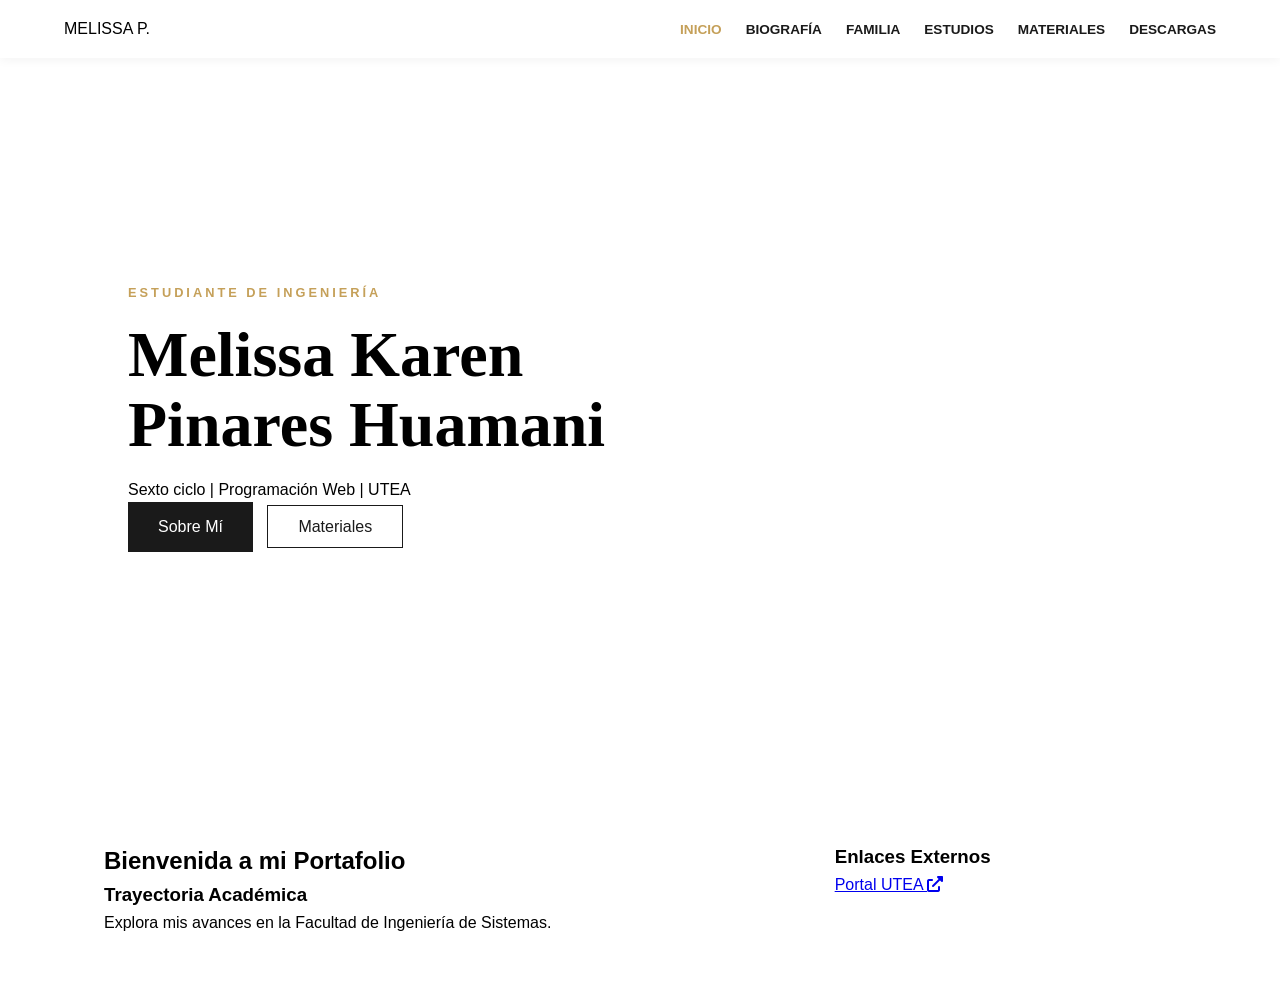
<file: index.html>
<!DOCTYPE html>
<html lang="es">
<head>
    <meta charset="UTF-8">
    <meta name="viewport" content="width=device-width, initial-scale=1.0">
    <title>Portafolio - Melissa Pinares</title>
    <link rel="stylesheet" href="css/style.css">
    <link rel="stylesheet" href="https://cdnjs.cloudflare.com/ajax/libs/font-awesome/6.0.0/css/all.min.css">
</head>
<body>

    <nav class="navbar">
        <div class="nav-container">
            <div class="logo">MELISSA P.</div>
            <ul class="nav-links">
                <li><a href="index.html" class="active">Inicio</a></li>
                <li><a href="biografia.html">Biografía</a></li>
                <li><a href="familia.html">Familia</a></li>
                <li><a href="estudios.html">Estudios</a></li>
                <li><a href="materiales.html">Materiales</a></li>
                <li><a href="descargas.html">Descargas</a></li>
            </ul>
        </div>
    </nav>

    <header class="hero">
        <div class="hero-content">
            <span class="subtitle">ESTUDIANTE DE INGENIERÍA</span>
            <h1>Melissa Karen <br> Pinares Huamani</h1>
            <p>Sexto ciclo | Programación Web | UTEA</p>
            <div class="hero-btns">
                <a href="biografia.html" class="btn-primary">Sobre Mí</a>
                <a href="materiales.html" class="btn-outline">Materiales</a>
            </div>
        </div>
        <div class="img/imagen5.jpg">
            </div>
    </header>

    <main class="container">
        <section class="main-grid">
            <div class="info-side">
                <h2>Bienvenida a mi Portafolio</h2>
                <div class="card-modern">
                    <h3>Trayectoria Académica</h3>
                    <p>Explora mis avances en la Facultad de Ingeniería de Sistemas.</p>
                </div>
            </div>
            
            <aside class="sidebar">
                <div class="external-box">
                    <h3>Enlaces Externos</h3>
                    <a href="https://www.utea.edu.pe" target="_blank">Portal UTEA <i class="fas fa-external-link-alt"></i></a>
                </div>
            </aside>
        </section>
    </main>

</body>
</html>
</file>
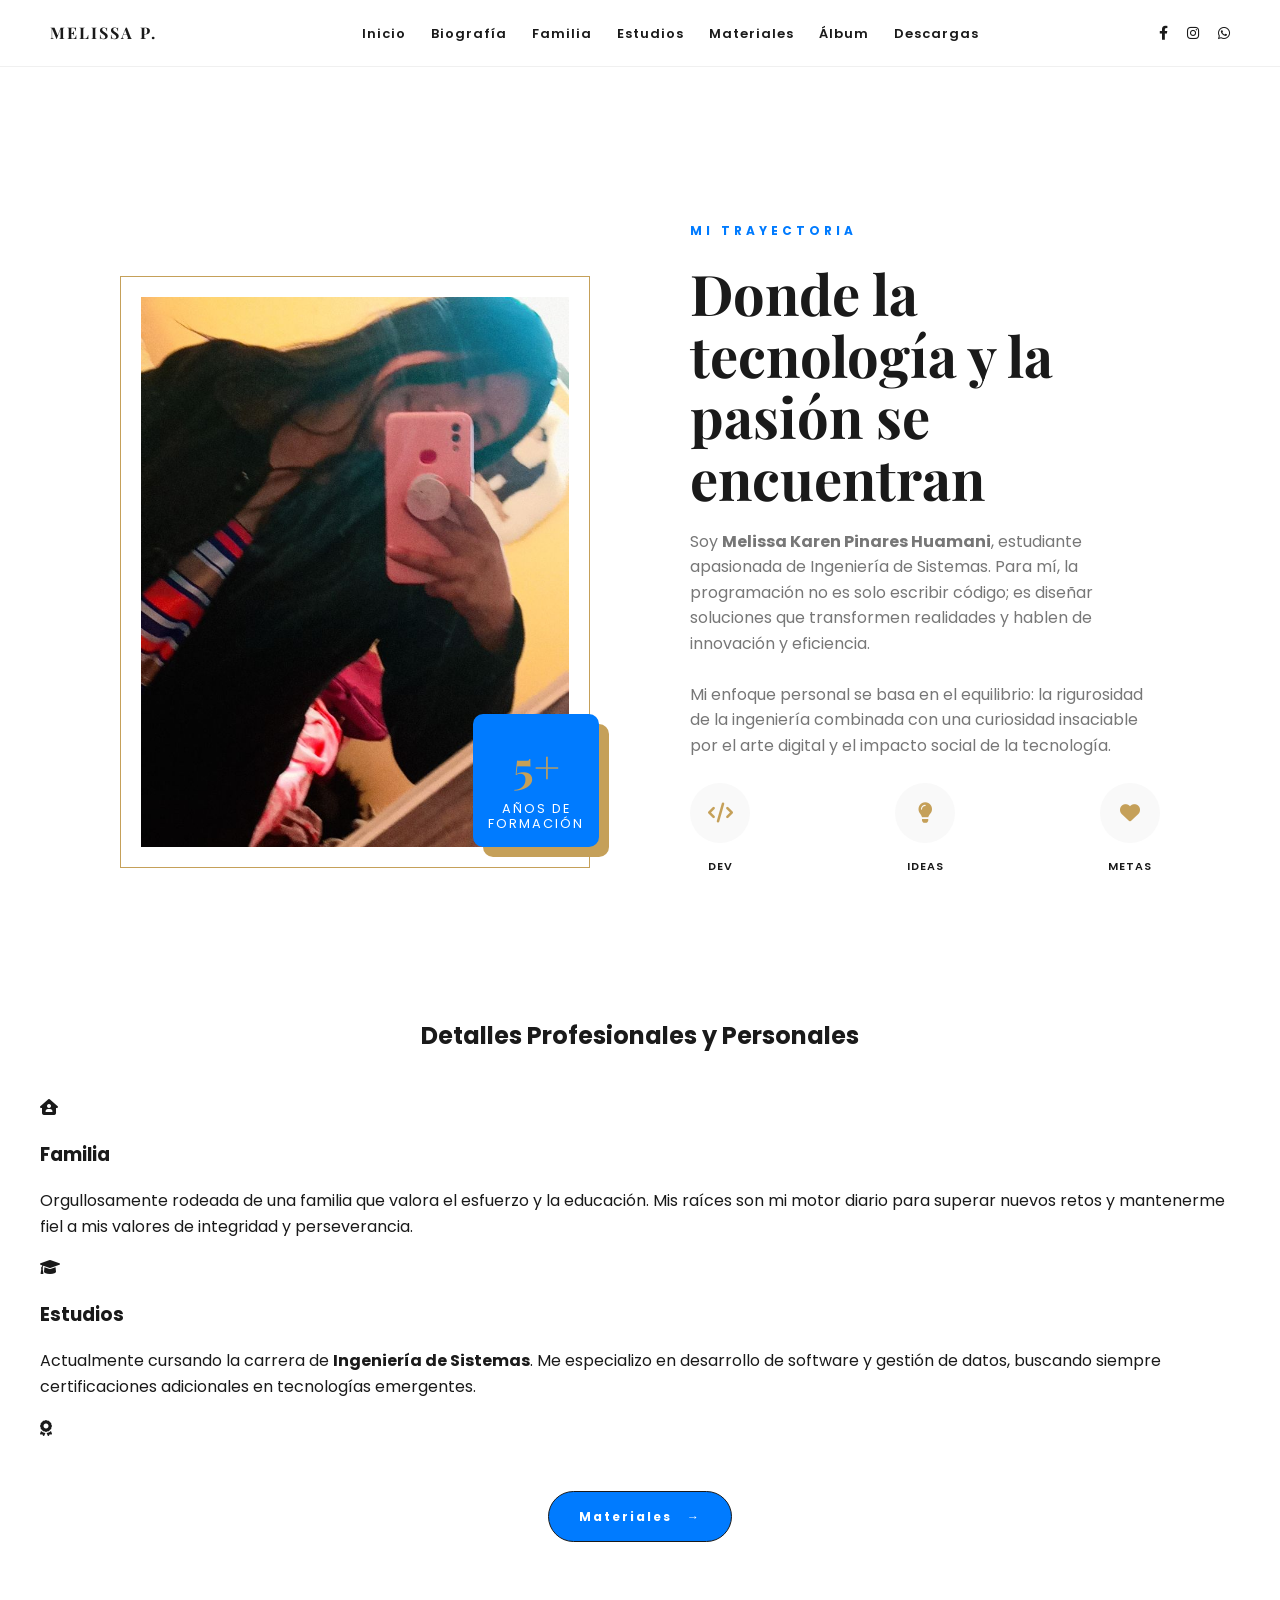
<file: biografia.html>
<!DOCTYPE html>
<html lang="es">
<head>
    <meta charset="UTF-8">
    <meta name="viewport" content="width=device-width, initial-scale=1.0">
    <title>Biografía - Melissa Pinares</title>
    <link rel="stylesheet" href="css/biografia.css">
    <link rel="stylesheet" href="https://cdnjs.cloudflare.com/ajax/libs/font-awesome/6.0.0/css/all.min.css">

</head>

<body>

    <nav class="navbar">
        <div class="nav-container">
            <div class="logo">MELISSA P.</div>
            <ul>
                <li><a href="index.html">Inicio</a></li>
                <li><a href="biografia.html">Biografía</a></li>
                <li><a href="familia.html">Familia</a></li>
                <li><a href="estudios.html">Estudios</a></li>
                <li><a href="materiales.html">Materiales</a></li>
                <li><a href="fotos.html">Álbum</a></li>
                <li><a href="descargas.html">Descargas</a></li>
            </ul>
            <div class="social-icons">
                <i class="fab fa-facebook-f"></i>
                <i class="fab fa-instagram"></i>
                <i class="fab fa-whatsapp"></i>
            </div>
        </div>
    </nav>

    <main class="biography-section">
        <div class="container-flex" style="display: flex; flex-wrap: wrap; padding: 50px 5%; align-items: center;">
            
            <div class="image-column" style="flex: 1; min-width: 300px; padding: 20px;">
                <div class="image-wrapper" style="position: relative;">
                    <img src="img/imagen5.jpg" alt="Melissa Pinares" class="main-img">
                    <div class="experience-badge" style="position: absolute; bottom: 20px; right: -10px; background: #007bff; color: white; padding: 15px; border-radius: 10px;">
                        <h2 style="margin: 0;">5+</h2>
                        <p style="margin: 0; font-size: 0.8rem;">AÑOS DE<br>FORMACIÓN</p>
                    </div>
                </div>
            </div>

            <div class="text-column" style="flex: 1; min-width: 300px; padding: 20px;">
                <span class="subtitle" style="color: #007bff; font-weight: bold;">MI TRAYECTORIA</span>
                <h1 class="main-title">Donde la tecnología y la pasión se encuentran</h1>
                
                <p class="description">
                    Soy <strong>Melissa Karen Pinares Huamani</strong>, estudiante apasionada de Ingeniería de Sistemas. Para mí, la programación no es solo escribir código; es diseñar soluciones que transformen realidades y hablen de innovación y eficiencia.
                </p>
                
                <p class="description">
                    Mi enfoque personal se basa en el equilibrio: la rigurosidad de la ingeniería combinada con una curiosidad insaciable por el arte digital y el impacto social de la tecnología.
                </p>

                <div class="features-grid" style="display: flex; gap: 20px; margin-top: 20px;">
                    <div class="feature-item">
                        <div class="icon-circle"><i class="fas fa-code"></i></div>
                        <h3>DEV</h3>
                    </div>
                    <div class="feature-item">
                        <div class="icon-circle"><i class="fas fa-lightbulb"></i></div>
                        <h3>IDEAS</h3>
                    </div>
                    <div class="feature-item">
                        <div class="icon-circle"><i class="fas fa-heart"></i></div>
                        <h3>METAS</h3>
                    </div>
                </div>
            </div>
        </div>

        <section class="details-container">
            <h2 style="text-align: center; margin-bottom: 40px;">Detalles Profesionales y Personales</h2>
            
            <div class="info-grid">
                <div class="info-card">
                    <i class="fas fa-house-user"></i>
                    <h3>Familia</h3>
                    <p>Orgullosamente rodeada de una familia que valora el esfuerzo y la educación. Mis raíces son mi motor diario para superar nuevos retos y mantenerme fiel a mis valores de integridad y perseverancia.</p>
                </div>

                <div class="info-card">
                    <i class="fas fa-graduation-cap"></i>
                    <h3>Estudios</h3>
                    <p>Actualmente cursando la carrera de <strong>Ingeniería de Sistemas</strong>. Me especializo en desarrollo de software y gestión de datos, buscando siempre certificaciones adicionales en tecnologías emergentes.</p>
                </div>

                <div class="info-card">
                    <i class="fas fa-award"></i>
                   
                   
                </div>
            </div>

            <div style="text-align: center; margin-top: 50px;">
                <a href="materiales.html" class="btn-cta" style="background: #007bff; color: white; padding: 15px 30px; text-decoration: none; border-radius: 30px; font-weight: bold;">
                   Materiales <span class="arrow">→</span>
                </a>
            </div>
        </section>
    </main>

</body>
</html>
</file>
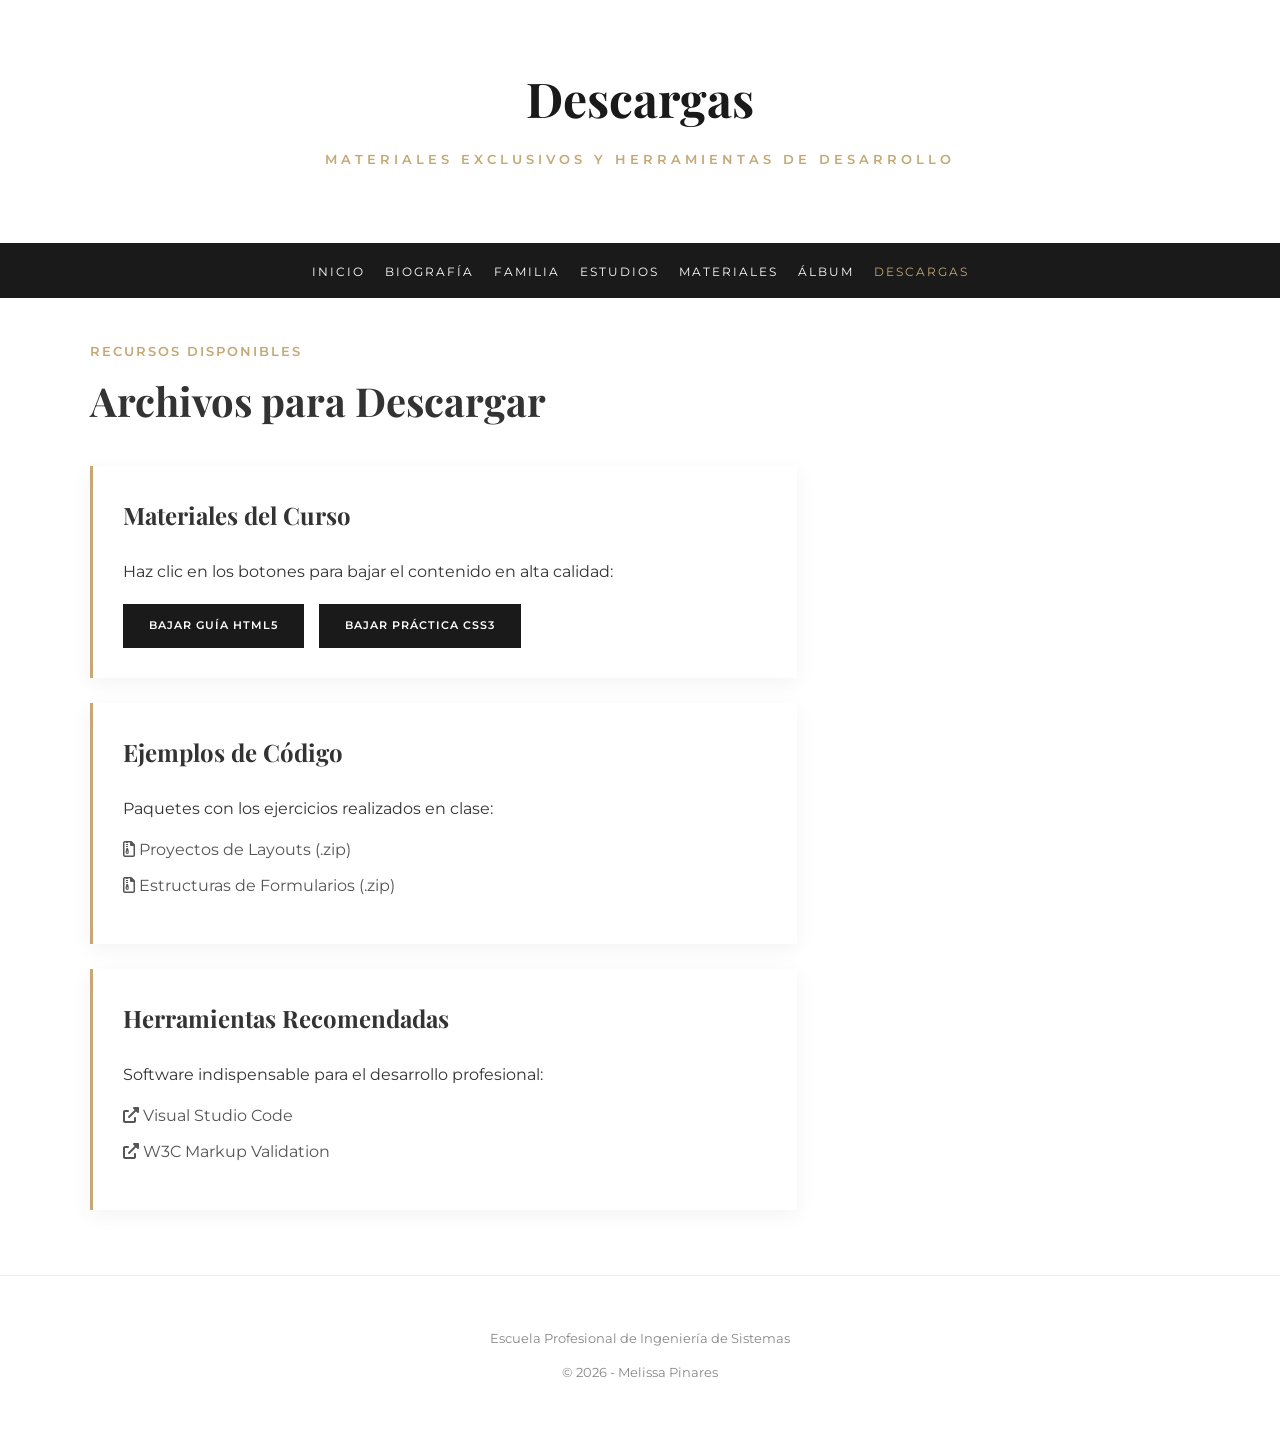
<file: descargas.html>
<!DOCTYPE html>
<html lang="es">
<head>
    <meta charset="UTF-8">
    <meta name="viewport" content="width=device-width, initial-scale=1.0">
    <title>Descargas - Melissa Pinares</title>
    <link rel="stylesheet" href="css/descargas.css">
    <link rel="stylesheet" href="https://cdnjs.cloudflare.com/ajax/libs/font-awesome/6.0.0/css/all.min.css">
</head>
<body>

    <header class="header-main">
        <h1>Descargas</h1>
        <p>Materiales exclusivos y herramientas de desarrollo</p>
    </header>

    <nav class="navbar">
        <div class="nav-container">
            <ul>
                <li><a href="index.html">Inicio</a></li>
                <li><a href="biografia.html">Biografía</a></li>
                <li><a href="familia.html">Familia</a></li>
                <li><a href="estudios.html">Estudios</a></li>
                <li><a href="materiales.html">Materiales</a></li>
                <li><a href="fotos.html">Álbum</a></li>
                <li><a href="descargas.html" class="active">Descargas</a></li>
            </ul>
        </div>
    </nav>

    <main class="container">
        <section class="main-info">
            <span class="section-subtitle">RECURSOS DISPONIBLES</span>
            <h2 class="section-title">Archivos para Descargar</h2>
            
            <div class="card">
                <h3>Materiales del Curso</h3>
                <p>Haz clic en los botones para bajar el contenido en alta calidad:</p>
                <div class="button-group">
                    <a href="docs/clase1-html.pdf" download class="btn-download">
                        Bajar Guía HTML5
                    </a>
                    <a href="docs/practica-css.pdf" download class="btn-download">
                        Bajar Práctica CSS3
                    </a>
                </div>
            </div>

            <div class="card">
                <h3>Ejemplos de Código</h3>
                <p>Paquetes con los ejercicios realizados en clase:</p>
                <ul class="resource-list">
                    <li><a href="docs/ejercicios-css.zip" download><i class="far fa-file-archive"></i> Proyectos de Layouts (.zip)</a></li>
                    <li><a href="docs/codigo-formularios.zip" download><i class="far fa-file-archive"></i> Estructuras de Formularios (.zip)</a></li>
                </ul>
            </div>

            <div class="card">
                <h3>Herramientas Recomendadas</h3>
                <p>Software indispensable para el desarrollo profesional:</p>
                <ul class="resource-list">
                    <li><a href="https://code.visualstudio.com/" target="_blank" title="Editor de código"><i class="fas fa-external-link-alt"></i> Visual Studio Code</a></li>
                    <li><a href="https://validator.w3.org/" target="_blank" title="Validador W3C"><i class="fas fa-external-link-alt"></i> W3C Markup Validation</a></li>
                </ul>
            </div>
        </section>

      
    </main>

    <footer class="footer-main">
        <p>Escuela Profesional de Ingeniería de Sistemas</p>
        <p>© 2026 - Melissa Pinares</p>
    </footer>

</body>
</html>
</file>
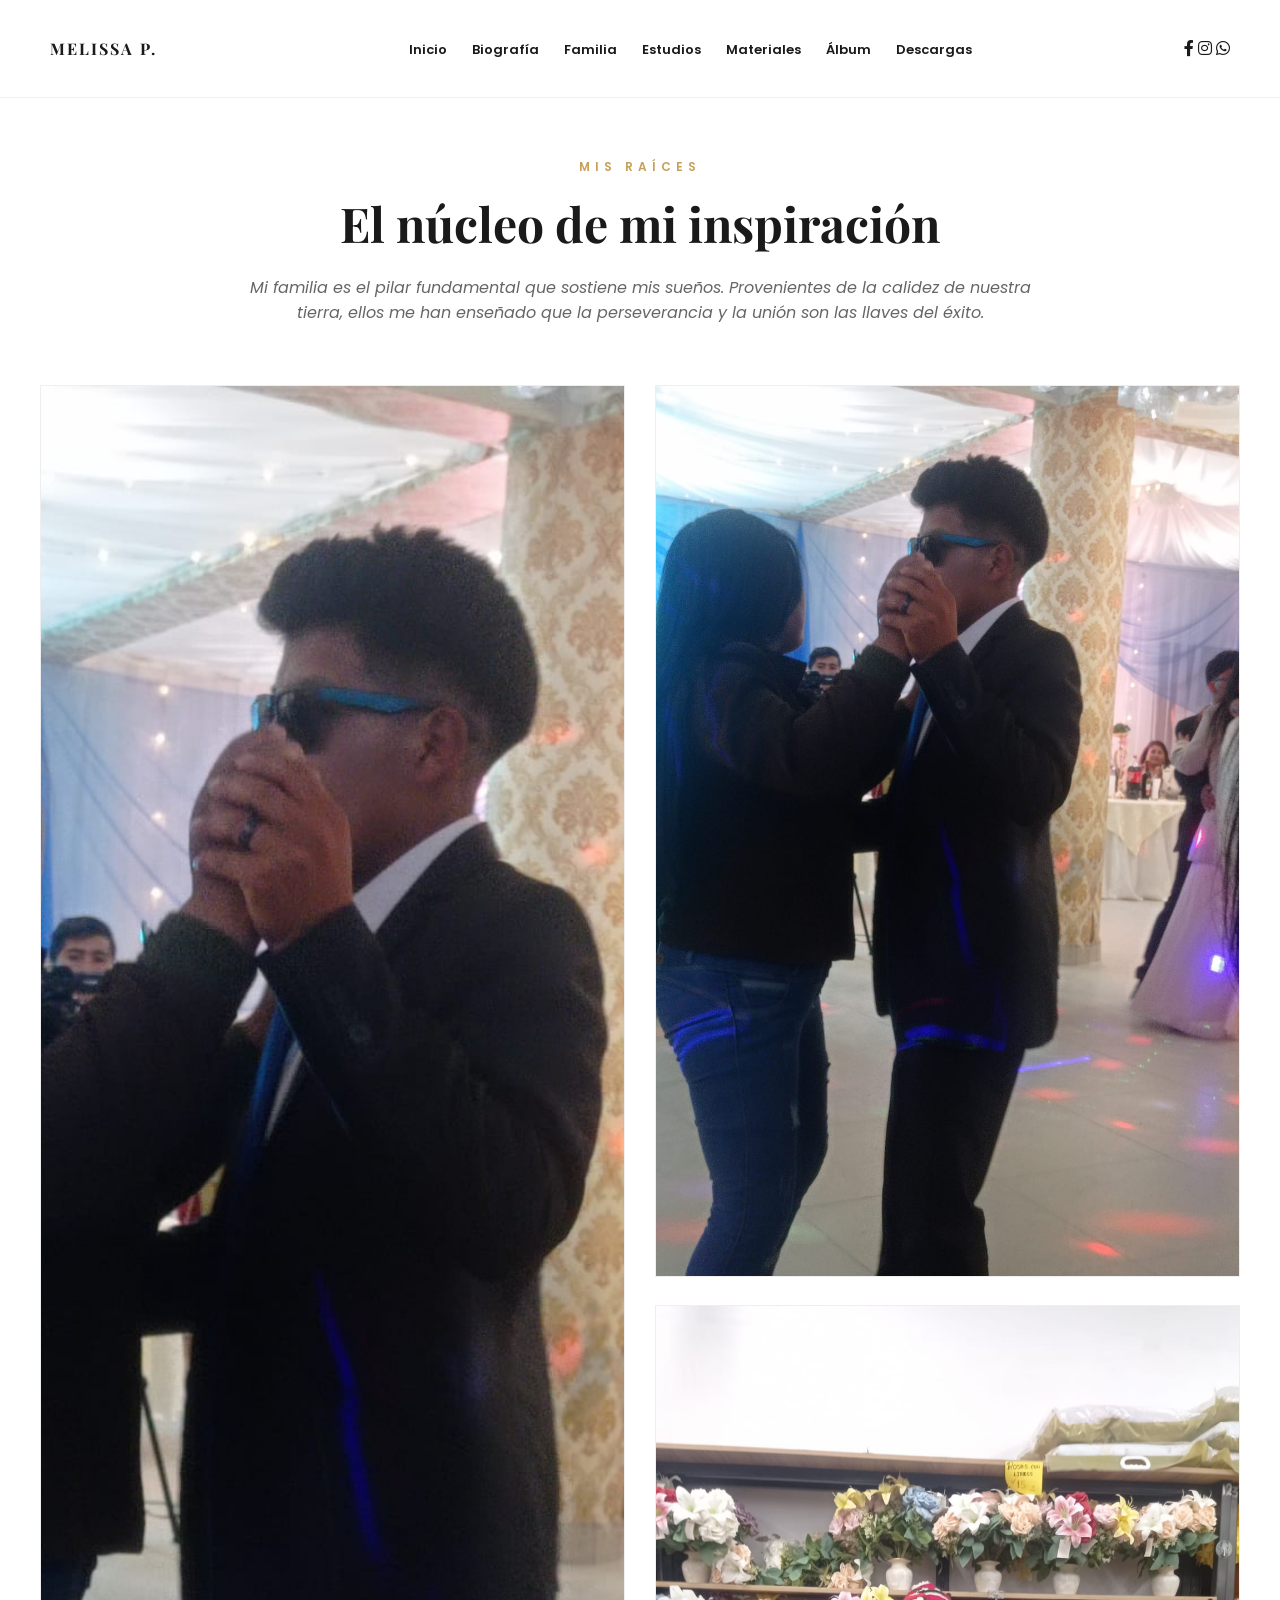
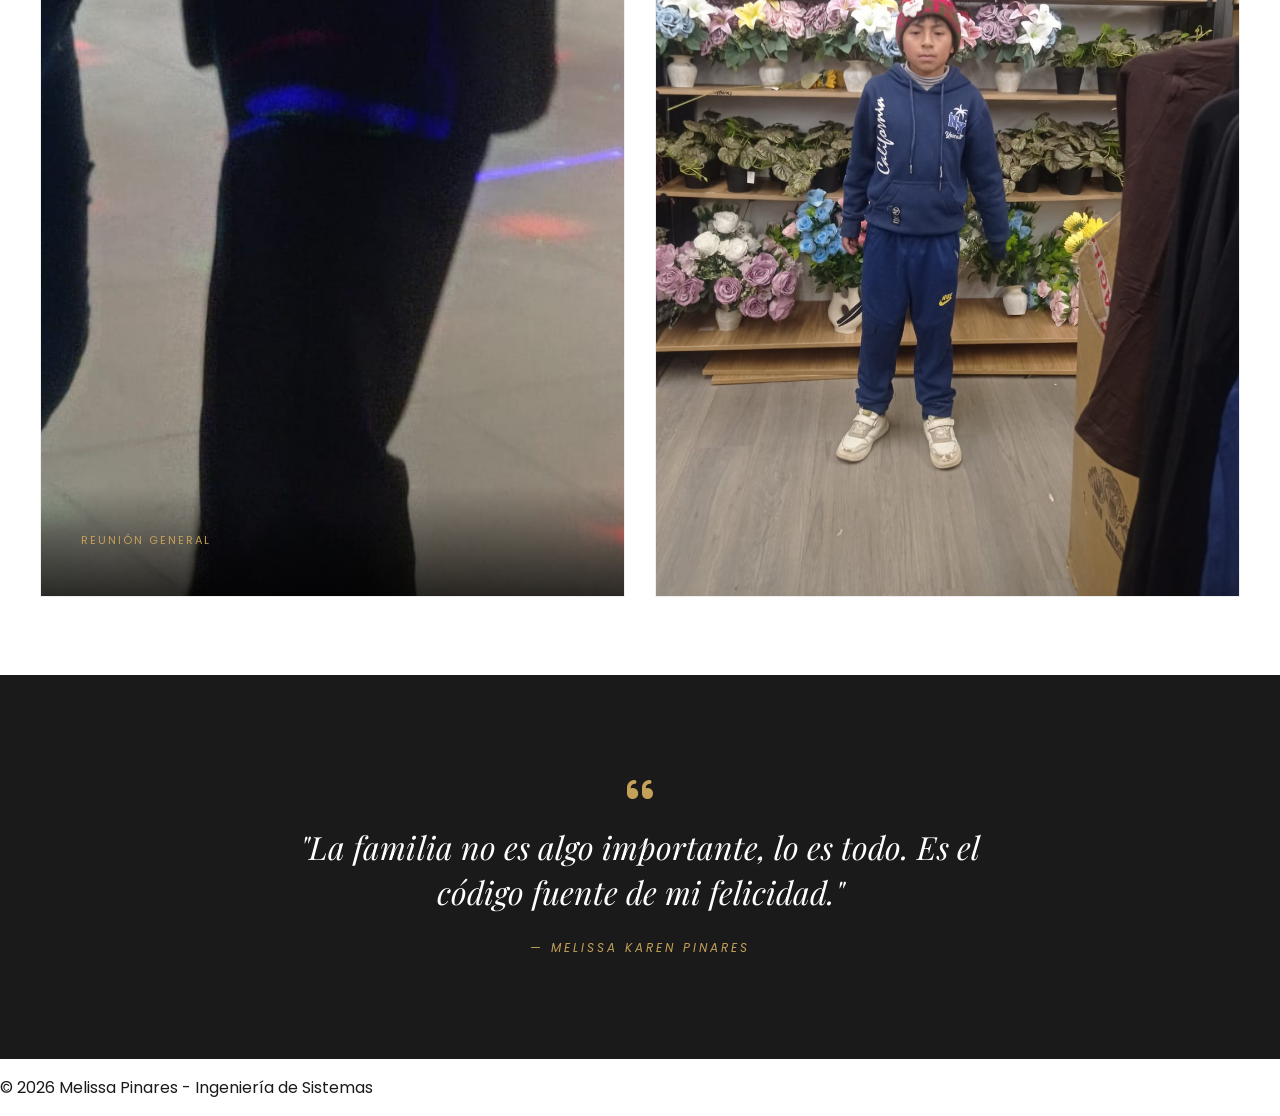
<file: familia.html>
<!DOCTYPE html>
<html lang="es">
<head>
    <meta charset="UTF-8">
    <meta name="viewport" content="width=device-width, initial-scale=1.0">
    <title>Familia - Melissa Pinares</title>
    <link rel="stylesheet" href="css/familia.css">
    <link rel="stylesheet" href="https://cdnjs.cloudflare.com/ajax/libs/font-awesome/6.0.0/css/all.min.css">
</head>
<body>

    <nav class="navbar">
        <div class="nav-container">
            <div class="logo">MELISSA P.</div>
            <ul>
        <li><a href="index.html">Inicio</a></li>
        <li><a href="biografia.html">Biografía</a></li>
        <li><a href="familia.html">Familia</a></li>
        <li><a href="estudios.html">Estudios</a></li>
        <li><a href="materiales.html">Materiales</a></li>
        <li><a href="fotos.html">Álbum</a></li>
        <li><a href="descargas.html">Descargas</a></li>
    </ul>
            <div class="social-icons">
                <i class="fab fa-facebook-f"></i>
                <i class="fab fa-instagram"></i>
                <i class="fab fa-whatsapp"></i>
            </div>
        </div>
    </nav>

    <main class="family-section">
        <div class="section-header">
            <span class="subtitle">MIS RAÍCES</span>
            <h1 class="main-title">El núcleo de mi inspiración</h1>
            <p class="intro-text">Mi familia es el pilar fundamental que sostiene mis sueños. Provenientes de la calidez de nuestra tierra, ellos me han enseñado que la perseverancia y la unión son las llaves del éxito.</p>
        </div>

        <div class="family-grid">
            <div class="grid-item large">
                <div class="image-frame">
                    <img src="img/imagen12.jpeg" alt="Toda la familia">
                    <div class="caption-overlay">
                        <span>REUNIÓN GENERAL</span>
                        <h3></h3>
                    </div>
                </div>
            </div>

            <div class="grid-item small">
                <div class="image-frame">
                    <img src="img/imagen12.jpeg" alt="Mis padres">
                    <div class="info-card">
                        <h3>MIS PADRES</h3>
                        <p>Ejemplo de esfuerzo y amor incondicional.</p>
                    </div>
                </div>
            </div>

            <div class="grid-item small">
                <div class="image-frame">
                    <img src="img/imagen11.jpeg" alt="Mis hermanos">
                    <div class="info-card">
                        <h3>HERMANOS</h3>
                        <p>Compañeros de vida y aventuras académicas.</p>
                    </div>
                </div>
            </div>
        </div>

        <section class="quote-section">
            <div class="quote-content">
                <i class="fas fa-quote-left gold-icon"></i>
                <blockquote>"La familia no es algo importante, lo es todo. Es el código fuente de mi felicidad."</blockquote>
                <cite>— Melissa Karen Pinares</cite>
            </div>
        </section>
    </main>

    <footer class="footer-simple">
        <p>© 2026 Melissa Pinares - Ingeniería de Sistemas</p>
    </footer>

</body>
</html>
</file>
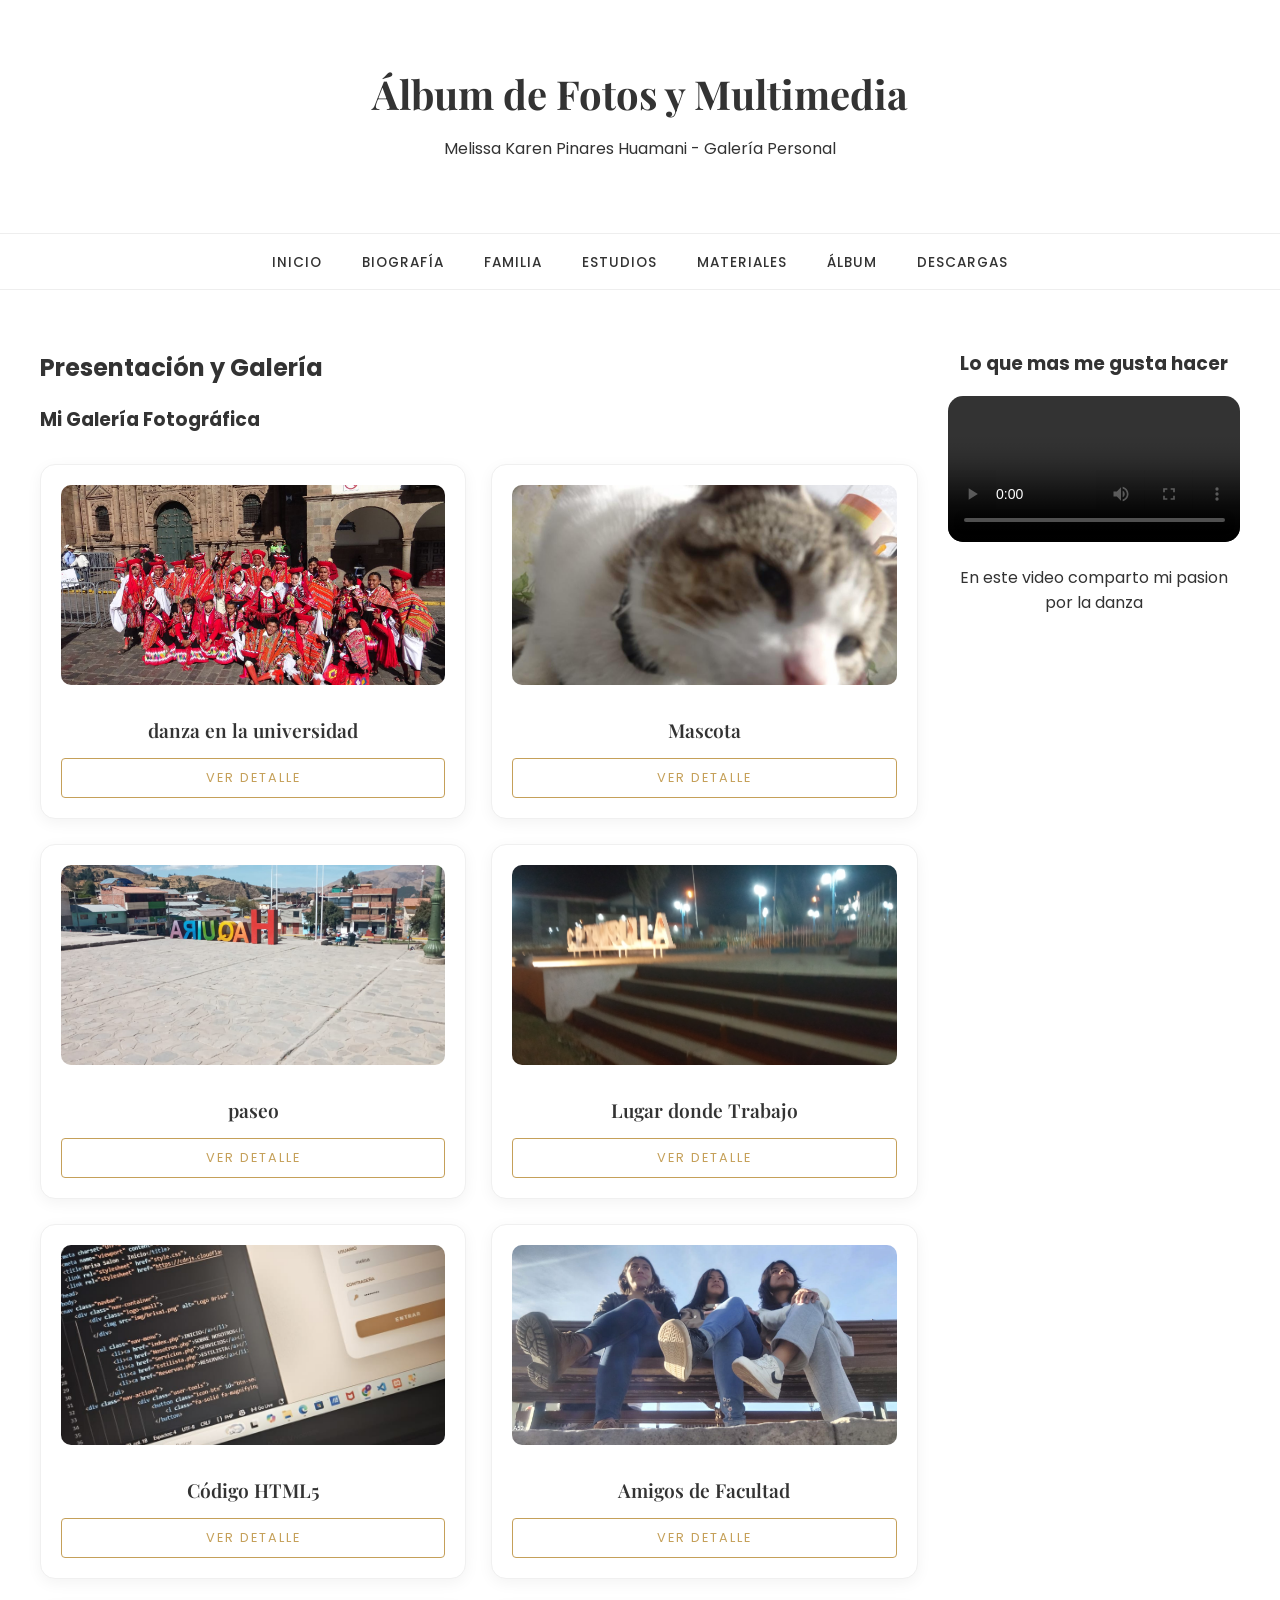
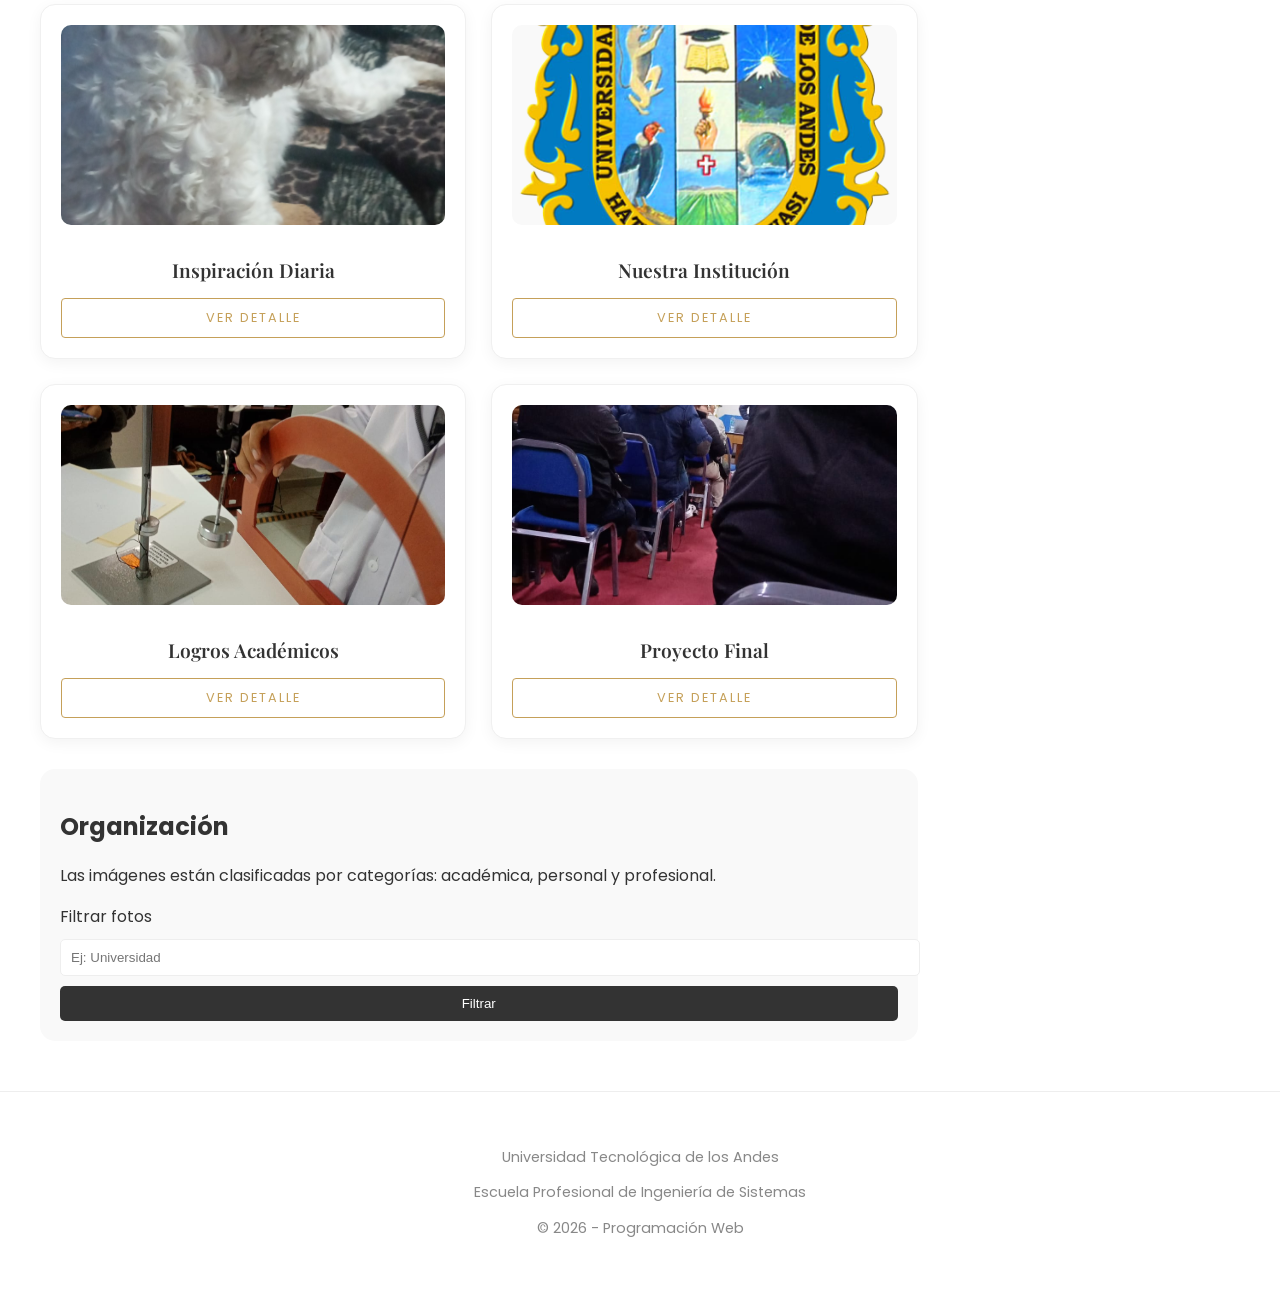
<file: fotos.html>
<!DOCTYPE html>
<html lang="es">
<head>
    <meta charset="UTF-8">
    <meta name="viewport" content="width=device-width, initial-scale=1.0">
    <title>Álbum de Fotos - Melissa Pinares</title>
    <link rel="stylesheet" href="css/fotos.css">

</head>
<body>

    <header class="header-main">
        <h1>Álbum de Fotos y Multimedia</h1>
        <p>Melissa Karen Pinares Huamani - Galería Personal</p>
    </header>

    <nav class="navbar">
        <ul>
        <li><a href="index.html">Inicio</a></li>
        <li><a href="biografia.html">Biografía</a></li>
        <li><a href="familia.html">Familia</a></li>
        <li><a href="estudios.html">Estudios</a></li>
        
        <li><a href="materiales.html">Materiales</a></li>
        <li><a href="fotos.html">Álbum</a></li>
        <li><a href="descargas.html">Descargas</a></li>
    </ul>
    </nav>

    <main class="container">
        <section class="main-info">
            <h2>Presentación y Galería</h2>

           
            <div class="card">
                <h3>Mi Galería Fotográfica</h3>
                <div class="gallery-grid">
                    <figure>
                        <img src="img/imagen3.jpg" alt="danza en la universidad ">
                        <figcaption>danza en la universidad </figcaption>
                    </figure>
                    <figure>
                        <img src="img/imagen9.jpeg" alt="mascota">
                        <figcaption>Mascota</figcaption>
                    </figure>
                    <figure>
                        <img src="img/imagen10.jpeg" alt="paseo">
                        <figcaption>paseo</figcaption>
                    </figure>
                    <figure>
                        <img src="img/iamgen9.jpg" alt="lugar de trabajo">
                        <figcaption>Lugar donde Trabajo</figcaption>
                    </figure>
                    <figure>
                        <img src="img/imagen6.jpeg" alt="Práctica de Programación Web">
                        <figcaption>Código HTML5</figcaption>
                    </figure>
                    <figure>
                        <img src="img/imagen2.jpg" alt="Compañeros de Ingeniería">
                        <figcaption>Amigos de Facultad</figcaption>
                    </figure>
                    <figure>
                        <img src="img/imagen1.jpeg" alt="Paisaje representativo">
                        <figcaption>Inspiración Diaria</figcaption>
                    </figure>
                    <figure>
                        <img src="img/Logo-UTEA.png" alt="Logo de la UTEA">
                        <figcaption>Nuestra Institución</figcaption>
                    </figure>
                    <figure>
                        <img src="img/imagen7.jpeg" alt="Celebración de logro académico">
                        <figcaption>Logros Académicos</figcaption>
                    </figure>
                    <figure>
                        <img src="img/imagen8.jpeg" alt="Presentación de proyecto">
                        <figcaption>Proyecto Final</figcaption>
                    </figure>
                </div>
            </div>
        </section>
         <div class="card video-container">
                <h3>Lo que mas me gusta hacer</h3>
                <video width="640" height="360" controls>
                    <source src="img/video1.mp4" type="video/mp4">
                    Tu navegador no soporta la etiqueta de video.
                </video>
                <p>En este video comparto mi pasion por la danza</p>
            </div>


        <aside class="side-info">
            <h2>Organización</h2>
            <p>Las imágenes están clasificadas por categorías: académica, personal y profesional.</p>
            <div class="search-box">
                <label for="search">Filtrar fotos</label>
                <input type="text" id="search" placeholder="Ej: Universidad">
                <button type="button">Filtrar</button>
            </div>
        </aside>
    </main>

    <footer class="footer-main">
        <p>Universidad Tecnológica de los Andes</p>
        <p>Escuela Profesional de Ingeniería de Sistemas</p>
        <p>© 2026 - Programación Web</p>
    </footer>

</body>
</html>
</file>
<file: css/style.css>
/* Variables de Estilo basadas en Brisa Salón */
:root {
    --gold: #c5a059;
    --dark: #1a1a1a;
    --white: #ffffff;
    --gray: #f8f8f8;
    --transition: all 0.3s ease;
}

* { margin: 0; padding: 0; box-sizing: border-box; }

body {
    font-family: 'Poppins', sans-serif;
    overflow-x: hidden; /* Evita scroll horizontal */
    line-height: 1.6;
}

/* NAVBAR RESPONSIVO */
.navbar {
    background: var(--white);
    padding: 1rem 5%;
    position: sticky;
    top: 0;
    z-index: 1000;
    box-shadow: 0 2px 10px rgba(0,0,0,0.05);
}

.nav-container {
    display: flex;
    justify-content: space-between;
    align-items: center;
    max-width: 1200px;
    margin: 0 auto;
}

.nav-links {
    display: flex;
    list-style: none;
    gap: 1.5rem;
}

.nav-links a {
    text-decoration: none;
    color: var(--dark);
    font-size: 0.85rem;
    font-weight: 600;
    text-transform: uppercase;
    transition: var(--transition);
}

.nav-links a:hover, .nav-links a.active { color: var(--gold); }

/* HERO SECTION 100% RESPONSIVO */
.hero {
    display: flex;
    min-height: 80vh; /* Altura flexible */
    flex-wrap: wrap; /* Permite que los elementos bajen en móviles */
}

.hero-content {
    flex: 1;
    min-width: 300px; /* Tamaño mínimo antes de saltar */
    padding: 5% 5% 5% 10%;
    display: flex;
    flex-direction: column;
    justify-content: center;
    background: var(--white);
}

.hero-image {
    flex: 1;
    min-width: 300px;
    min-height: 400px; /* Asegura visibilidad en móviles */
    background: url('../img/hero.jpg') center/cover no-repeat;
    background-color: var(--gray);
}

.hero h1 {
    font-family: 'Playfair Display', serif;
    font-size: clamp(2.5rem, 5vw, 4rem); /* Tamaño de fuente fluido */
    line-height: 1.1;
    margin: 1rem 0;
}

.subtitle { color: var(--gold); letter-spacing: 3px; font-weight: 600; font-size: 0.8rem; }

/* GRID DE CONTENIDO */
.container {
    max-width: 1200px;
    margin: 4rem auto;
    padding: 0 5%;
}

.main-grid {
    display: grid;
    grid-template-columns: 2fr 1fr; /* 2 columnas en PC */
    gap: 3rem;
}

/* MEDIA QUERIES (EL TRUCO PARA EL 100% RESPONSIVO) */
@media (max-width: 992px) {
    .main-grid {
        grid-template-columns: 1fr; /* 1 columna en tablets */
    }
}

@media (max-width: 768px) {
    .nav-links {
        display: none; /* Aquí podrías implementar un menú hamburguesa */
    }

    .hero {
        flex-direction: column-reverse; /* Imagen arriba, texto abajo en móviles */
    }

    .hero-content {
        padding: 2rem 5%;
        text-align: center;
    }

    .hero-image {
        min-height: 300px;
        flex: none;
        width: 100%;
    }

    .hero h1 { font-size: 2.2rem; }
}

/* BOTONES ESTILO PREMIUM */
.btn-primary {
    background: var(--dark);
    color: var(--white);
    padding: 12px 30px;
    text-decoration: none;
    display: inline-block;
    margin-right: 10px;
    transition: var(--transition);
}

.btn-outline {
    border: 1px solid var(--dark);
    padding: 12px 30px;
    text-decoration: none;
    color: var(--dark);
    transition: var(--transition);
}

.btn-primary:hover { background: var(--gold); }
</file>
<file: css/biografia.css>
@import url('https://fonts.googleapis.com/css2?family=Playfair+Display:wght@700&family=Poppins:wght@300;400;600&display=swap');

:root {
    --gold: #c5a059;
    --dark: #1a1a1a;
    --light-gray: #777;
    --white: #ffffff;
}

body {
    margin: 0;
    padding: 0;
    font-family: 'Poppins', sans-serif;
    background-color: var(--white);
    color: var(--dark);
    line-height: 1.6;
}

/* Navbar Estilo Minimalista */
.navbar {
    padding: 20px 50px;
    border-bottom: 1px solid #f0f0f0;
}

.nav-container {
    display: flex;
    justify-content: space-between;
    align-items: center;
    max-width: 1200px;
    margin: 0 auto;
}

.logo {
    font-family: 'Playfair Display', serif;
    font-weight: bold;
    letter-spacing: 2px;
}

.navbar ul {
    list-style: none;
    display: flex;
    gap: 25px;
    margin: 0;
}

.navbar a {
    text-decoration: none;
    color: var(--dark);
    font-size: 13px;
    font-weight: 600;
    letter-spacing: 1px;
}

.navbar a.active {
    color: var(--gold);
}

.social-icons i {
    margin-left: 15px;
    font-size: 14px;
    color: var(--dark);
    cursor: pointer;
}

/* Sección Biografía */
.biography-section {
    padding: 80px 20px;
    max-width: 1200px;
    margin: 0 auto;
}

.container-flex {
    display: flex;
    align-items: center;
    gap: 60px;
    flex-wrap: wrap;
}

/* Lado Imagen */
.image-column {
    flex: 1;
    min-width: 350px;
}

.image-wrapper {
    position: relative;
    border: 1px solid var(--gold);
    padding: 20px; /* Espacio para el efecto de borde dorado externo */
}

.main-img {
    width: 100%;
    display: block;
    height: 550px;
    object-fit: cover;
}

.experience-badge {
    position: absolute;
    bottom: -30px;
    right: -30px;
    background-color: var(--dark);
    color: var(--white);
    padding: 40px 30px;
    text-align: center;
    box-shadow: 10px 10px 0px var(--gold);
}

.experience-badge h2 {
    font-family: 'Playfair Display', serif;
    font-size: 45px;
    margin: 0;
    color: var(--gold);
}

.experience-badge p {
    font-size: 10px;
    letter-spacing: 2px;
    margin: 5px 0 0;
    line-height: 1.2;
}

/* Lado Texto */
.text-column {
    flex: 1.2;
    min-width: 350px;
}

.subtitle {
    color: var(--gold);
    text-transform: uppercase;
    letter-spacing: 4px;
    font-size: 12px;
    font-weight: 600;
}

.main-title {
    font-family: 'Playfair Display', serif;
    font-size: 56px;
    line-height: 1.1;
    margin: 20px 0;
}

.description {
    color: var(--light-gray);
    font-size: 16px;
    margin-bottom: 25px;
}

/* Iconos de Características */
.features-grid {
    display: flex;
    justify-content: space-between;
    margin: 40px 0;
}

.feature-item {
    text-align: center;
}

.icon-circle {
    width: 60px;
    height: 60px;
    border-radius: 50%;
    background-color: #f9f9f9;
    display: flex;
    align-items: center;
    justify-content: center;
    margin: 0 auto 15px;
    color: var(--gold);
    font-size: 20px;
    transition: 0.3s;
}

.feature-item h3 {
    font-size: 11px;
    letter-spacing: 1px;
    font-weight: 600;
}

/* Botón CTA */
.btn-cta {
    display: inline-block;
    padding: 15px 40px;
    border: 1px solid var(--dark);
    text-decoration: none;
    color: var(--dark);
    font-size: 12px;
    font-weight: 600;
    letter-spacing: 2px;
    transition: 0.3s;
}

.btn-cta:hover {
    background-color: var(--dark);
    color: var(--white);
}

.arrow {
    margin-left: 10px;
}

/* Responsividad */
@media (max-width: 992px) {
    .container-flex {
        flex-direction: column;
    }
    .main-title {
        font-size: 40px;
    }
    .image-wrapper {
        margin-bottom: 50px;
    }
}
</file>
<file: css/descargas.css>
/* Importación de fuentes elegantes */
@import url('https://fonts.googleapis.com/css2?family=Montserrat:wght@300;400;600&family=Playfair+Display:wght@700&display=swap');

:root {
    --oro: #c5a873;
    --negro-premium: #1a1a1a;
    --blanco: #ffffff;
    --gris-claro: #f4f4f4;
    --fuente-titulos: 'Playfair Display', serif;
    --fuente-cuerpo: 'Montserrat', sans-serif;
}

body {
    font-family: var(--fuente-cuerpo);
    margin: 0;
    color: #333;
    line-height: 1.6;
}

/* Header Estilo Luxury */
.header-main {
    background-color: var(--blanco);
    padding: 60px 20px;
    text-align: center;
}

.header-main h1 {
    font-family: var(--fuente-titulos);
    font-size: 3rem;
    color: var(--negro-premium);
    margin: 0;
}

.header-main p {
    color: var(--oro);
    text-transform: uppercase;
    letter-spacing: 4px;
    font-size: 0.8rem;
    font-weight: 600;
}

/* Navbar Minimalista */
.navbar {
    background: var(--negro-premium);
    padding: 15px 0;
}

.navbar ul {
    display: flex;
    justify-content: center;
    list-style: none;
    gap: 20px;
    margin: 0;
    padding: 0;
}

.navbar a {
    color: white;
    text-decoration: none;
    font-size: 0.75rem;
    text-transform: uppercase;
    letter-spacing: 2px;
    transition: color 0.3s;
}

.navbar a:hover, .navbar a.active {
    color: var(--oro);
}

/* Contenedor Principal */
.container {
    max-width: 1100px;
    margin: 40px auto;
    display: grid;
    grid-template-columns: 2fr 1fr;
    gap: 40px;
    padding: 0 20px;
}

/* Estilo de Tarjetas con borde dorado lateral */
.card {
    background: var(--blanco);
    border-left: 3px solid var(--oro);
    padding: 30px;
    margin-bottom: 25px;
    box-shadow: 0 5px 20px rgba(0,0,0,0.05);
}

.card h3 {
    font-family: var(--fuente-titulos);
    font-size: 1.5rem;
    margin-top: 0;
}

.section-subtitle {
    color: var(--oro);
    font-size: 0.8rem;
    font-weight: 600;
    letter-spacing: 2px;
}

.section-title {
    font-family: var(--fuente-titulos);
    font-size: 2.5rem;
    margin-top: 5px;
}

/* Botones Estilo Premium */
.button-group {
    display: flex;
    gap: 15px;
    margin-top: 20px;
}

.btn-download {
    background: var(--negro-premium);
    color: white;
    padding: 12px 25px;
    text-decoration: none;
    font-size: 0.7rem;
    font-weight: 600;
    text-transform: uppercase;
    letter-spacing: 1px;
    border: 1px solid var(--negro-premium);
    transition: all 0.3s;
}

.btn-download:hover {
    background: transparent;
    color: var(--negro-premium);
}

/* Listas de recursos */
.resource-list {
    list-style: none;
    padding: 0;
}

.resource-list li {
    margin-bottom: 10px;
}

.resource-list a {
    color: #555;
    text-decoration: none;
    transition: color 0.3s;
}

.resource-list a:hover {
    color: var(--oro);
}

/* Aside - El bloque negro de la imagen */
.side-info {
    background: var(--negro-premium);
    color: white;
    padding: 40px 25px;
    height: fit-content;
    border-left: 4px solid var(--oro);
}

.experience-badge {
    text-align: center;
    margin-bottom: 30px;
}

.badge-number {
    display: block;
    font-family: var(--fuente-titulos);
    font-size: 3.5rem;
    color: var(--oro);
    line-height: 1;
}

.badge-text {
    font-size: 0.7rem;
    letter-spacing: 2px;
}

.tech-list {
    list-style: none;
    padding: 0;
    font-size: 0.8rem;
}

.tech-list li {
    border-bottom: 1px solid #333;
    padding: 8px 0;
}

.tech-list strong {
    color: var(--oro);
}

/* Footer */
.footer-main {
    text-align: center;
    padding: 40px;
    font-size: 0.8rem;
    color: #888;
    border-top: 1px solid #eee;
}

/* Responsivo */
@media (max-width: 768px) {
    .container { grid-template-columns: 1fr; }
    .button-group { flex-direction: column; }
}
</file>
<file: css/familia.css>
@import url('https://fonts.googleapis.com/css2?family=Playfair+Display:ital,wght@0,700;1,400&family=Poppins:wght@300;400;600&display=swap');

:root {
    --gold: #c5a059;
    --dark: #1a1a1a;
    --light-bg: #fdfdfd;
    --soft-gray: #f4f4f4;
}

body {
    margin: 0;
    font-family: 'Poppins', sans-serif;
    background-color: var(--white);
    color: var(--dark);
}

/* Reutilización de Navbar */
.navbar { padding: 20px 50px; border-bottom: 1px solid #f0f0f0; }
.nav-container { display: flex; justify-content: space-between; align-items: center; max-width: 1200px; margin: 0 auto; }
.logo { font-family: 'Playfair Display', serif; font-weight: bold; letter-spacing: 2px; }
.navbar ul { list-style: none; display: flex; gap: 25px; }
.navbar a { text-decoration: none; color: var(--dark); font-size: 13px; font-weight: 600; }
.navbar a.active { color: var(--gold); }

/* Encabezado de Familia */
.section-header {
    text-align: center;
    max-width: 800px;
    margin: 60px auto;
    padding: 0 20px;
}

.subtitle { color: var(--gold); letter-spacing: 5px; font-size: 12px; font-weight: 600; display: block; margin-bottom: 15px; }
.main-title { font-family: 'Playfair Display', serif; font-size: 48px; margin: 0; }
.intro-text { color: #666; font-size: 16px; margin-top: 20px; font-style: italic; }

/* Grid Mosaico de Familia */
.family-grid {
    display: grid;
    grid-template-columns: repeat(2, 1fr);
    grid-template-rows: auto;
    gap: 30px;
    max-width: 1200px;
    margin: 0 auto 80px;
    padding: 0 20px;
}

.grid-item.large {
    grid-row: span 2; /* Ocupa dos filas de alto */
}

.image-frame {
    position: relative;
    overflow: hidden;
    height: 100%;
    border: 1px solid #eee;
}

.image-frame img {
    width: 100%;
    height: 100%;
    object-fit: cover;
    display: block;
    transition: transform 0.6s ease;
}

/* Efecto hover elegante */
.image-frame:hover img {
    transform: scale(1.05);
}

/* Overlay para la imagen principal */
.caption-overlay {
    position: absolute;
    bottom: 0;
    left: 0;
    width: 100%;
    padding: 40px;
    background: linear-gradient(transparent, rgba(0,0,0,0.7));
    color: white;
}

.caption-overlay span { color: var(--gold); font-size: 11px; letter-spacing: 2px; }
.caption-overlay h3 { font-family: 'Playfair Display', serif; font-size: 28px; margin: 5px 0 0; }

/* Tarjetas de texto bajo imágenes pequeñas */
.info-card {
    padding: 25px;
    background: var(--soft-gray);
    border-left: 3px solid var(--gold);
}

.info-card h3 { font-family: 'Playfair Display', serif; margin: 0; font-size: 20px; }
.info-card p { font-size: 14px; color: #555; margin: 10px 0 0; }

/* Sección de Frase */
.quote-section {
    background-color: var(--dark);
    color: white;
    padding: 100px 20px;
    text-align: center;
}

.quote-content {
    max-width: 700px;
    margin: 0 auto;
}

.gold-icon { color: var(--gold); font-size: 30px; margin-bottom: 20px; }

blockquote {
    font-family: 'Playfair Display', serif;
    font-size: 32px;
    font-style: italic;
    margin: 0 0 20px;
    line-height: 1.4;
}

cite {
    text-transform: uppercase;
    letter-spacing: 3px;
    font-size: 12px;
    color: var(--gold);
}

/* Responsividad */
@media (max-width: 850px) {
    .family-grid {
        grid-template-columns: 1fr;
    }
    .grid-item.large {
        grid-row: span 1;
        height: 400px;
    }
    .main-title { font-size: 32px; }
}
</file>
<file: css/fotos.css>
/* Importar una fuente elegante similar a la de la imagen */
@import url('https://fonts.googleapis.com/css2?family=Playfair+Display:wght@600&family=Poppins:wght@300;400;500&display=swap');

:root {
    --dorado: #c5a059; /* El color de los botones y acentos */
    --gris-suave: #f9f9f9;
    --texto-oscuro: #333;
    --borde: #eee;
}

body {
    font-family: 'Poppins', sans-serif;
    background-color: #fff;
    margin: 0;
    color: var(--texto-oscuro);
}

/* Header y Navbar */
.header-main {
    text-align: center;
    padding: 40px 20px;
    background-color: #fff;
}

.header-main h1 {
    font-family: 'Playfair Display', serif;
    font-size: 2.5rem;
    margin-bottom: 5px;
}

.navbar ul {
    display: flex;
    justify-content: center;
    flex-wrap: wrap;
    grid-gap: 20px;
    list-style: none;
    padding: 15px;
    border-top: 1px solid var(--borde);
    border-bottom: 1px solid var(--borde);
    background: #fff;
}

.navbar a {
    text-decoration: none;
    color: var(--texto-oscuro);
    font-weight: 500;
    text-transform: uppercase;
    font-size: 0.85rem;
    letter-spacing: 1px;
    padding: 5px 10px;
}

.navbar a:hover {
    color: var(--dorado);
}

/* Contenedor Principal */
.container {
    max-width: 1200px;
    margin: 40px auto;
    padding: 0 20px;
    display: grid;
    grid-template-columns: 3fr 1fr;
    gap: 30px;
}

/* Grid de Galería Estilo "Brisa" */
.gallery-grid {
    display: grid;
    grid-template-columns: repeat(auto-fill, minmax(280px, 1fr));
    gap: 25px;
    margin-top: 30px;
}

/* Estilo de la Tarjeta (Figure) */
figure {
    background: #fff;
    border: 1px solid #f0f0f0;
    border-radius: 15px;
    padding: 20px;
    margin: 0;
    box-shadow: 0 4px 15px rgba(0,0,0,0.05);
    text-align: center;
    transition: transform 0.3s ease;
}

figure:hover {
    transform: translateY(-5px);
}

figure img {
    width: 100%;
    height: 200px;
    object-fit: cover;
    border-radius: 10px;
    background-color: var(--gris-suave);
    margin-bottom: 15px;
}

figcaption {
    font-family: 'Playfair Display', serif;
    font-size: 1.2rem;
    color: var(--texto-oscuro);
    margin-top: 10px;
    font-weight: 600;
}

/* Botón simulado (opcional, si quieres que cada foto tenga el botón "Ver") */
figure::after {
    content: "VER DETALLE";
    display: block;
    margin-top: 15px;
    padding: 10px;
    border: 1px solid var(--dorado);
    color: var(--dorado);
    font-size: 0.8rem;
    letter-spacing: 2px;
    border-radius: 4px;
    cursor: pointer;
    transition: all 0.3s;
}

figure:hover::after {
    background: var(--dorado);
    color: white;
}

/* Sidebar y buscador */
.side-info {
    background: var(--gris-suave);
    padding: 20px;
    border-radius: 15px;
    height: fit-content;
}

.search-box input {
    width: 100%;
    padding: 10px;
    margin: 10px 0;
    border: 1px solid var(--borde);
    border-radius: 5px;
}

.search-box button {
    width: 100%;
    background: var(--texto-oscuro);
    color: white;
    border: none;
    padding: 10px;
    border-radius: 5px;
    cursor: pointer;
}

/* Video Container */
.video-container {
    margin-bottom: 40px;
    text-align: center;
}

video {
    max-width: 100%;
    border-radius: 15px;
    height: auto;
}

/* Footer */
.footer-main {
    text-align: center;
    padding: 40px;
    margin-top: 50px;
    border-top: 1px solid var(--borde);
    font-size: 0.9rem;
    color: #888;
}

/* --- RESPONSIVIDAD --- */

@media (max-width: 992px) {
    .container {
        grid-template-columns: 1fr; /* Sidebar pasa abajo */
    }
}

@media (max-width: 600px) {
    .header-main h1 {
        font-size: 1.8rem;
    }
    
    .navbar ul {
        flex-direction: column;
        align-items: center;
    }
    
    .gallery-grid {
        grid-template-columns: 1fr; /* Una sola columna en móviles */
    }
}
</file>
